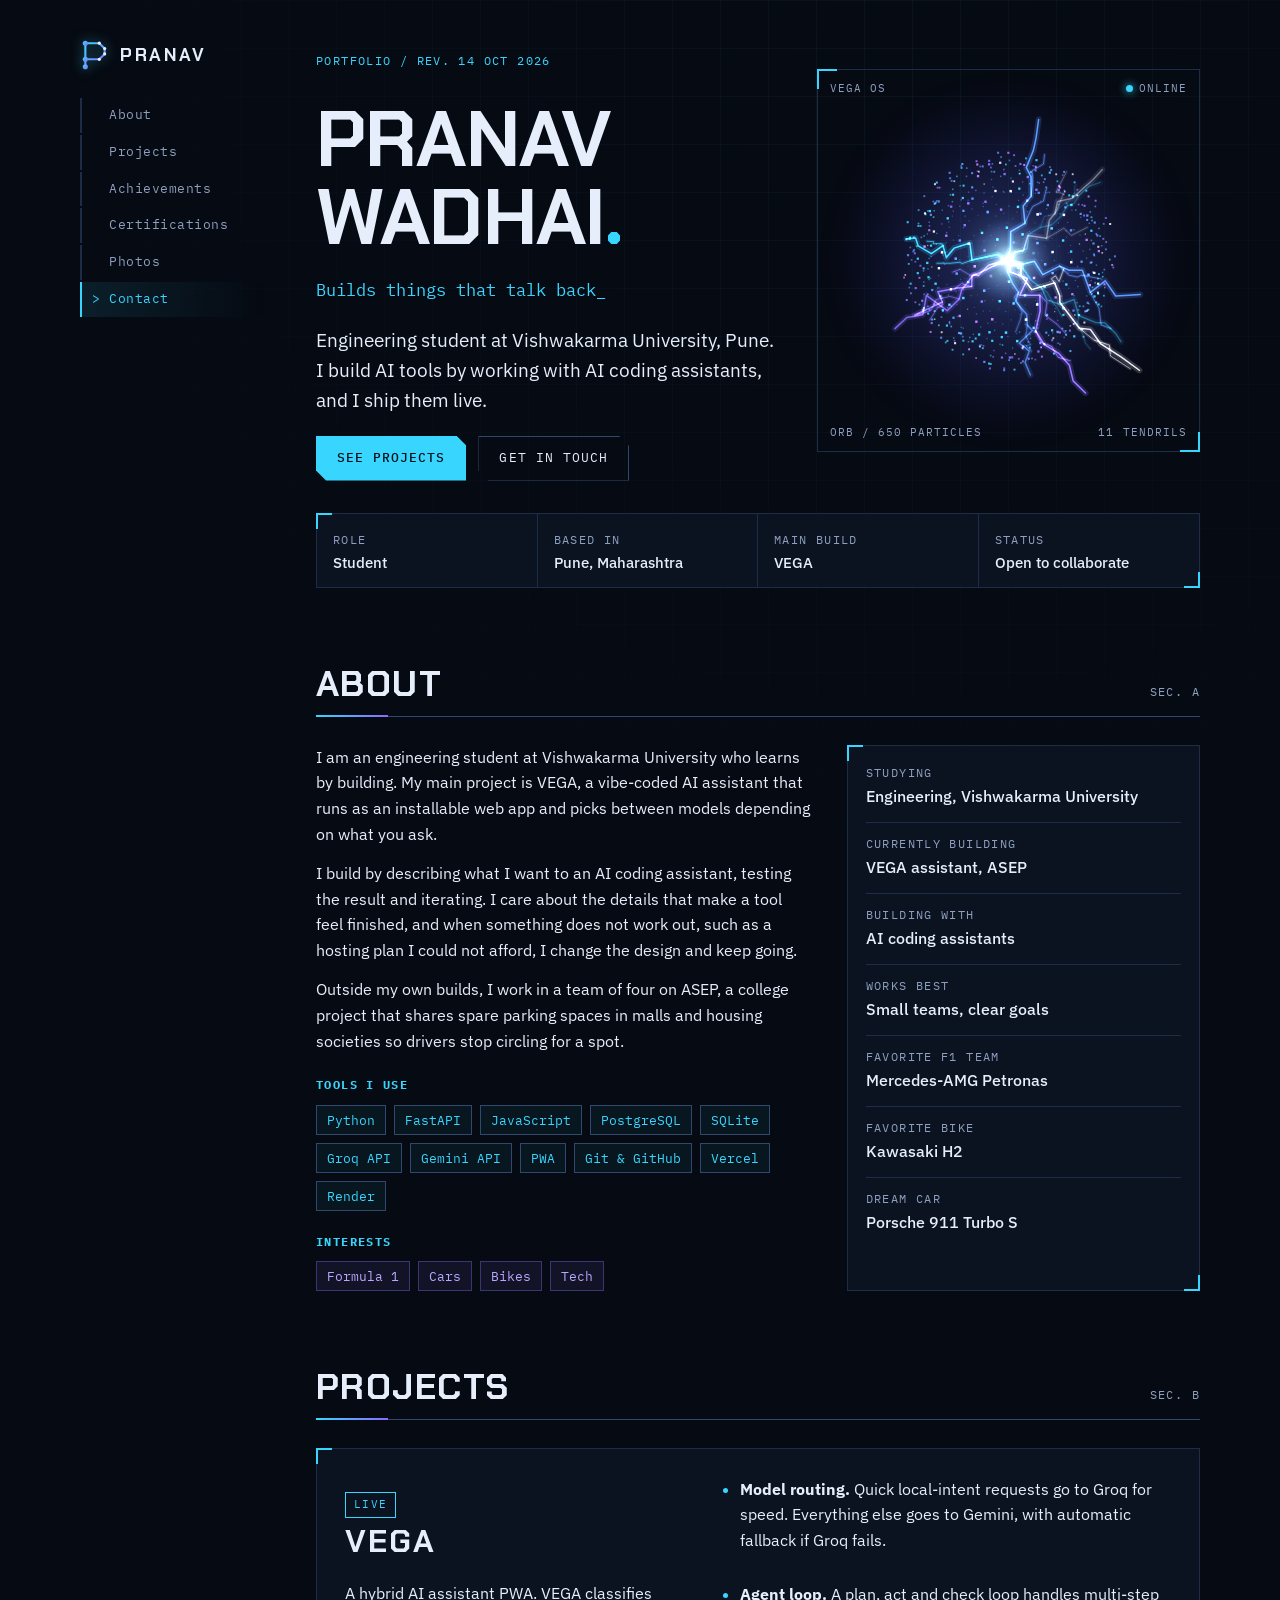
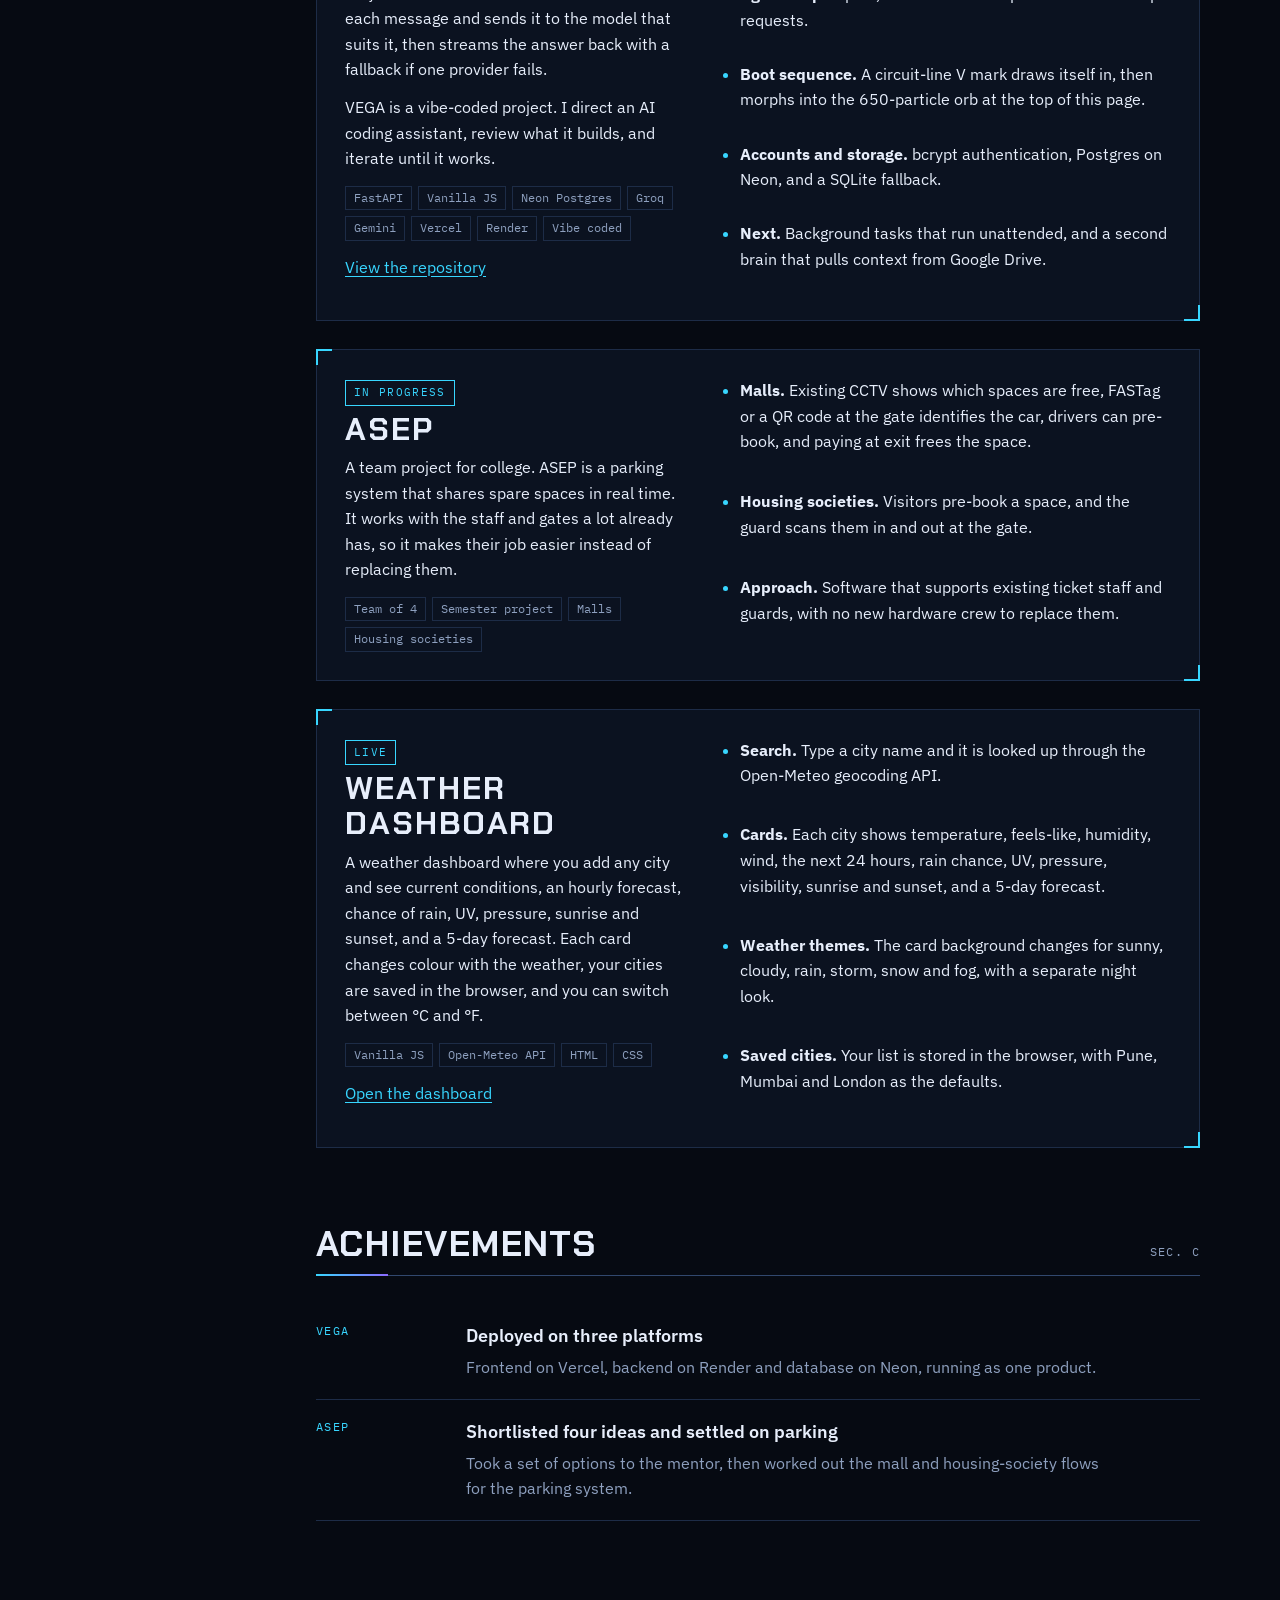
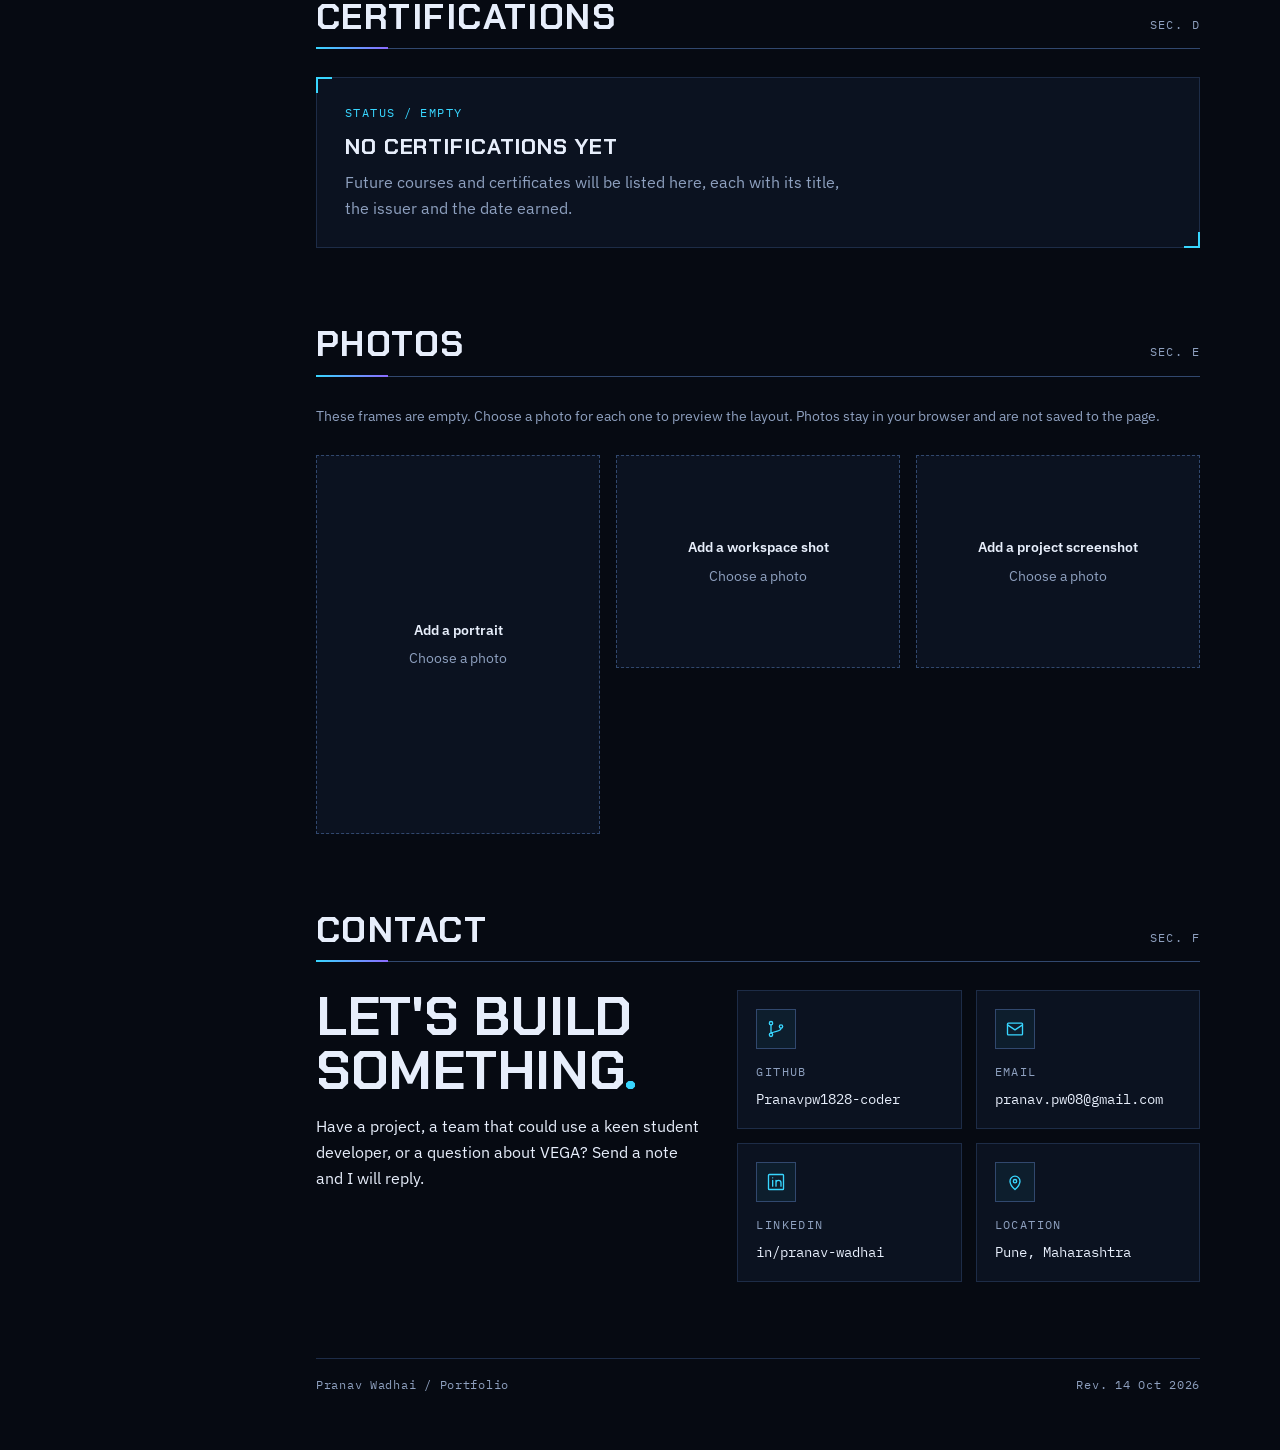
<file: index.html>
<!doctype html>
<html lang="en">
<head>
<meta charset="utf-8">
<meta name="viewport" content="width=device-width,initial-scale=1,viewport-fit=cover">
<title>Pranav Portfolio</title>
<script>
/* Runs before first paint: play the boot sequence on every load (skipped only for reduced-motion users). */
try{if(!matchMedia('(prefers-reduced-motion: reduce)').matches){document.documentElement.classList.add('booting');}}catch(e){}
</script>
<link rel="icon" href="data:image/svg+xml,%3Csvg xmlns='http://www.w3.org/2000/svg' viewBox='5 1 28 28'%3E%3Cpath d='M10 26V4H23L28 9V14L23 19H10' fill='none' stroke='%2338D6FF' stroke-width='3' stroke-linejoin='round'/%3E%3C/svg%3E">
<link rel="stylesheet" href="https://fonts.googleapis.com/css2?family=Chakra+Petch:wght@500;600;700&family=IBM+Plex+Sans:wght@400;500;600&family=IBM+Plex+Mono:wght@400;500&display=swap">
<link rel="stylesheet" href="style.css">
</head>
<body>

<div id="boot" aria-hidden="true">
  <canvas id="bootc"></canvas>
  <span class="b tl">VEGA OS / Boot</span>
  <button id="bootskip" type="button">Skip</button>
  <span class="b bl" id="bootst">Drawing circuit</span>
  <span class="b br" id="bootpct">0%</span>
</div>

<div class="wrap">
  <aside class="index">
    <div class="brand">
      <svg class="vmark" viewBox="5 1 28 28" width="30" height="30" aria-hidden="true">
        <defs><linearGradient id="vg" x1="0" y1="0" x2="1" y2="1"><stop offset="0" stop-color="#38D6FF"/><stop offset="1" stop-color="#8B6BFF"/></linearGradient></defs>
        <path d="M10 26 V4 H23 L28 9 V14 L23 19 H10" fill="none" stroke="url(#vg)" stroke-width="2" stroke-linejoin="round" stroke-linecap="round"/>
        <circle cx="10" cy="26" r="2.4" fill="url(#vg)"/><circle cx="10" cy="4" r="2.4" fill="url(#vg)"/><circle cx="10" cy="19" r="2.4" fill="url(#vg)"/>
        <circle cx="23" cy="4" r="1.5" fill="#E7EEFB"/><circle cx="28" cy="9" r="1.5" fill="#E7EEFB"/><circle cx="28" cy="14" r="1.5" fill="#E7EEFB"/><circle cx="23" cy="19" r="1.5" fill="#E7EEFB"/>
      </svg>
      <span>PRANAV</span>
    </div>
    <nav aria-label="Sections">
      <a href="#about" class="on">About</a>
      <a href="#projects">Projects</a>
      <a href="#achievements">Achievements</a>
      <a href="#certifications">Certifications</a>
      <a href="#gallery">Photos</a>
      <a href="#contact">Contact</a>
    </nav>
  </aside>

  <main>
    <section class="hero" aria-labelledby="top">
      <div class="hero-copy">
        <p class="label hot">Portfolio / Rev. 14 Oct 2026</p>
        <h1 id="top">Pranav Wadhai<em>.</em></h1>
        <p class="tag">Builds things that talk back</p>
        <p class="lede">Engineering student at Vishwakarma University, Pune. I build AI tools by working with AI coding assistants, and I ship them live.</p>
        <div class="cta">
          <a class="btn primary" href="#projects">See projects</a>
          <a class="btn" href="#contact">Get in touch</a>
        </div>
      </div>

      <div class="orbbox">
        <canvas id="orb" class="orbc" role="img" aria-label="Animated particle orb with lightning tendrils, taken from the VEGA assistant"></canvas>
        <span class="readout tl">VEGA OS</span>
        <span class="readout tr"><span class="dot"></span>Online</span>
        <span class="readout bl">Orb / 650 particles</span>
        <span class="readout br">11 tendrils</span>
      </div>

      <div class="statstrip hud">
        <div><span class="label">Role</span><b>Student</b></div>
        <div><span class="label">Based in</span><b>Pune, Maharashtra</b></div>
        <div><span class="label">Main build</span><b>VEGA</b></div>
        <div><span class="label">Status</span><b>Open to collaborate</b></div>
      </div>
    </section>

    <section class="sheet" id="about">
      <header><h2>About</h2><span class="label">Sec. A</span></header>
      <div class="about">
        <div>
          <p>I am an engineering student at Vishwakarma University who learns by building. My main project is VEGA, a vibe-coded AI assistant that runs as an installable web app and picks between models depending on what you ask.</p>
          <p>I build by describing what I want to an AI coding assistant, testing the result and iterating. I care about the details that make a tool feel finished, and when something does not work out, such as a hosting plan I could not afford, I change the design and keep going.</p>
          <p>Outside my own builds, I work in a team of four on ASEP, a college project that shares spare parking spaces in malls and housing societies so drivers stop circling for a spot.</p>
          <h3 class="label hot" style="margin:22px 0 10px">Tools I use</h3>
          <ul class="skills">
            <li>Python</li><li>FastAPI</li><li>JavaScript</li><li>PostgreSQL</li><li>SQLite</li><li>Groq API</li><li>Gemini API</li><li>PWA</li><li>Git &amp; GitHub</li><li>Vercel</li><li>Render</li>
          </ul>
          <h3 class="label hot" style="margin:22px 0 10px">Interests</h3>
          <ul class="skills alt">
            <li>Formula 1</li><li>Cars</li><li>Bikes</li><li>Tech</li>
          </ul>
        </div>
        <div class="facts hud">
          <div><span class="label">Studying</span><b>Engineering, Vishwakarma University</b></div>
          <div><span class="label">Currently building</span><b>VEGA assistant, ASEP</b></div>
          <div><span class="label">Building with</span><b>AI coding assistants</b></div>
          <div><span class="label">Works best</span><b>Small teams, clear goals</b></div>
          <div><span class="label">Favorite F1 team</span><b>Mercedes-AMG Petronas</b></div>
          <div><span class="label">Favorite bike</span><b>Kawasaki H2</b></div>
          <div><span class="label">Dream car</span><b>Porsche 911 Turbo S</b></div>
        </div>
      </div>
    </section>

    <section class="sheet" id="projects">
      <header><h2>Projects</h2><span class="label">Sec. B</span></header>

      <article class="project hud">
        <div>
          <div class="proj-head">
            <div><span class="status">Live</span><h3>VEGA</h3></div>
            <canvas id="orb2" class="orb-s orbc" role="img" aria-label="Small VEGA orb"></canvas>
          </div>
          <p>A hybrid AI assistant PWA. VEGA classifies each message and sends it to the model that suits it, then streams the answer back with a fallback if one provider fails.</p>
          <p>VEGA is a vibe-coded project. I direct an AI coding assistant, review what it builds, and iterate until it works.</p>
          <div class="stack"><span>FastAPI</span><span>Vanilla JS</span><span>Neon Postgres</span><span>Groq</span><span>Gemini</span><span>Vercel</span><span>Render</span><span>Vibe coded</span></div>
          <p style="margin-top:14px"><a href="https://github.com/Pranavpw1828-coder/FRIDAY" rel="noopener">View the repository</a></p>
        </div>
        <ul>
          <li><b>Model routing.</b> Quick local-intent requests go to Groq for speed. Everything else goes to Gemini, with automatic fallback if Groq fails.</li>
          <li><b>Agent loop.</b> A plan, act and check loop handles multi-step requests.</li>
          <li><b>Boot sequence.</b> A circuit-line V mark draws itself in, then morphs into the 650-particle orb at the top of this page.</li>
          <li><b>Accounts and storage.</b> bcrypt authentication, Postgres on Neon, and a SQLite fallback.</li>
          <li><b>Next.</b> Background tasks that run unattended, and a second brain that pulls context from Google Drive.</li>
        </ul>
      </article>

      <article class="project hud">
        <div>
          <span class="status">In progress</span>
          <h3>ASEP</h3>
          <p>A team project for college. ASEP is a parking system that shares spare spaces in real time. It works with the staff and gates a lot already has, so it makes their job easier instead of replacing them.</p>
          <div class="stack"><span>Team of 4</span><span>Semester project</span><span>Malls</span><span>Housing societies</span></div>
        </div>
        <ul>
          <li><b>Malls.</b> Existing CCTV shows which spaces are free, FASTag or a QR code at the gate identifies the car, drivers can pre-book, and paying at exit frees the space.</li>
          <li><b>Housing societies.</b> Visitors pre-book a space, and the guard scans them in and out at the gate.</li>
          <li><b>Approach.</b> Software that supports existing ticket staff and guards, with no new hardware crew to replace them.</li>
        </ul>
      </article>

      <article class="project hud">
        <div>
          <span class="status">Live</span>
          <h3>Weather Dashboard</h3>
          <p>A weather dashboard where you add any city and see current conditions, an hourly forecast, chance of rain, UV, pressure, sunrise and sunset, and a 5-day forecast. Each card changes colour with the weather, your cities are saved in the browser, and you can switch between °C and °F.</p>
          <div class="stack"><span>Vanilla JS</span><span>Open-Meteo API</span><span>HTML</span><span>CSS</span></div>
          <p style="margin-top:14px"><a href="weather-dashboard/" rel="noopener">Open the dashboard</a></p>
        </div>
        <ul>
          <li><b>Search.</b> Type a city name and it is looked up through the Open-Meteo geocoding API.</li>
          <li><b>Cards.</b> Each city shows temperature, feels-like, humidity, wind, the next 24 hours, rain chance, UV, pressure, visibility, sunrise and sunset, and a 5-day forecast.</li>
          <li><b>Weather themes.</b> The card background changes for sunny, cloudy, rain, storm, snow and fog, with a separate night look.</li>
          <li><b>Saved cities.</b> Your list is stored in the browser, with Pune, Mumbai and London as the defaults.</li>
        </ul>
      </article>
    </section>

    <section class="sheet" id="achievements">
      <header><h2>Achievements</h2><span class="label">Sec. C</span></header>
      <ul class="ach">
        <li><span class="label hot">VEGA</span><div><h3>Deployed on three platforms</h3><p>Frontend on Vercel, backend on Render and database on Neon, running as one product.</p></div></li>
        <li><span class="label hot">ASEP</span><div><h3>Shortlisted four ideas and settled on parking</h3><p>Took a set of options to the mentor, then worked out the mall and housing-society flows for the parking system.</p></div></li>
      </ul>
    </section>

    <section class="sheet" id="certifications">
      <header><h2>Certifications</h2><span class="label">Sec. D</span></header>
      <div class="empty hud">
        <span class="label hot">Status / empty</span>
        <b>No certifications yet</b>
        <p>Future courses and certificates will be listed here, each with its title, the issuer and the date earned.</p>
      </div>
    </section>

    <section class="sheet" id="gallery">
      <header><h2>Photos</h2><span class="label">Sec. E</span></header>
      <p class="note">These frames are empty. Choose a photo for each one to preview the layout. Photos stay in your browser and are not saved to the page.</p>
      <div class="gallery" id="gal">
        <div class="photo"><label for="p1"><b>Add a portrait</b><span class="hint">Choose a photo</span></label><input id="p1" type="file" accept="image/*"></div>
        <div class="photo"><label for="p2"><b>Add a workspace shot</b><span class="hint">Choose a photo</span></label><input id="p2" type="file" accept="image/*"></div>
        <div class="photo"><label for="p3"><b>Add a project screenshot</b><span class="hint">Choose a photo</span></label><input id="p3" type="file" accept="image/*"></div>
      </div>
    </section>

    <section class="sheet" id="contact">
      <header><h2>Contact</h2><span class="label">Sec. F</span></header>
      <div class="contact">
        <div>
          <p class="big">Let's build<br>something<em>.</em></p>
          <p>Have a project, a team that could use a keen student developer, or a question about VEGA? Send a note and I will reply.</p>
        </div>
        <div class="tiles">
          <div class="tile"><span class="ico"><svg viewBox="0 0 24 24" aria-hidden="true"><circle cx="6" cy="5" r="2"/><circle cx="6" cy="19" r="2"/><circle cx="18" cy="9" r="2"/><path d="M6 7v10M18 11c0 4-6 3-12 6"/></svg></span><span class="label">GitHub</span><a class="v" href="https://github.com/Pranavpw1828-coder" rel="noopener">Pranavpw1828-coder</a><button class="copy" type="button" data-copy="https://github.com/Pranavpw1828-coder" aria-label="Copy GitHub link" title="Copy"><svg class="i-copy" viewBox="0 0 24 24" aria-hidden="true"><rect x="9" y="9" width="11" height="11" rx="1"/><path d="M5 15V5a1 1 0 011-1h10"/></svg><svg class="i-ok" viewBox="0 0 24 24" aria-hidden="true"><path d="M5 12.5l4.5 4.5L19 7"/></svg></button></div>
          <div class="tile"><span class="ico"><svg viewBox="0 0 24 24" aria-hidden="true"><rect x="3" y="5" width="18" height="14" rx="1"/><path d="M3 7l9 6 9-6"/></svg></span><span class="label">Email</span><a class="v" href="mailto:pranav.pw08@gmail.com">pranav.pw08@gmail.com</a><button class="copy" type="button" data-copy="pranav.pw08@gmail.com" aria-label="Copy email address" title="Copy"><svg class="i-copy" viewBox="0 0 24 24" aria-hidden="true"><rect x="9" y="9" width="11" height="11" rx="1"/><path d="M5 15V5a1 1 0 011-1h10"/></svg><svg class="i-ok" viewBox="0 0 24 24" aria-hidden="true"><path d="M5 12.5l4.5 4.5L19 7"/></svg></button></div>
          <div class="tile"><span class="ico"><svg viewBox="0 0 24 24" aria-hidden="true"><rect x="3" y="3" width="18" height="18" rx="1"/><path d="M8 10v7M8 7v.01M12 17v-7M12 13c0-2 1.5-3 3-3s3 1 3 3v4"/></svg></span><span class="label">LinkedIn</span><a class="v" href="https://www.linkedin.com/in/pranav-wadhai-7a3596355/" rel="noopener">in/pranav-wadhai</a><button class="copy" type="button" data-copy="https://www.linkedin.com/in/pranav-wadhai-7a3596355/" aria-label="Copy LinkedIn link" title="Copy"><svg class="i-copy" viewBox="0 0 24 24" aria-hidden="true"><rect x="9" y="9" width="11" height="11" rx="1"/><path d="M5 15V5a1 1 0 011-1h10"/></svg><svg class="i-ok" viewBox="0 0 24 24" aria-hidden="true"><path d="M5 12.5l4.5 4.5L19 7"/></svg></button></div>
          <div class="tile"><span class="ico"><svg viewBox="0 0 24 24" aria-hidden="true"><path d="M12 21s-6-5.3-6-10a6 6 0 1112 0c0 4.7-6 10-6 10z"/><circle cx="12" cy="11" r="2"/></svg></span><span class="label">Location</span><span class="v">Pune, Maharashtra</span></div>
        </div>
      </div>
    </section>

    <footer><span>Pranav Wadhai / Portfolio</span><span>Rev. 14 Oct 2026</span></footer>
  </main>
</div>

<script src="Profile.js"></script>
</body>
</html>
</file>
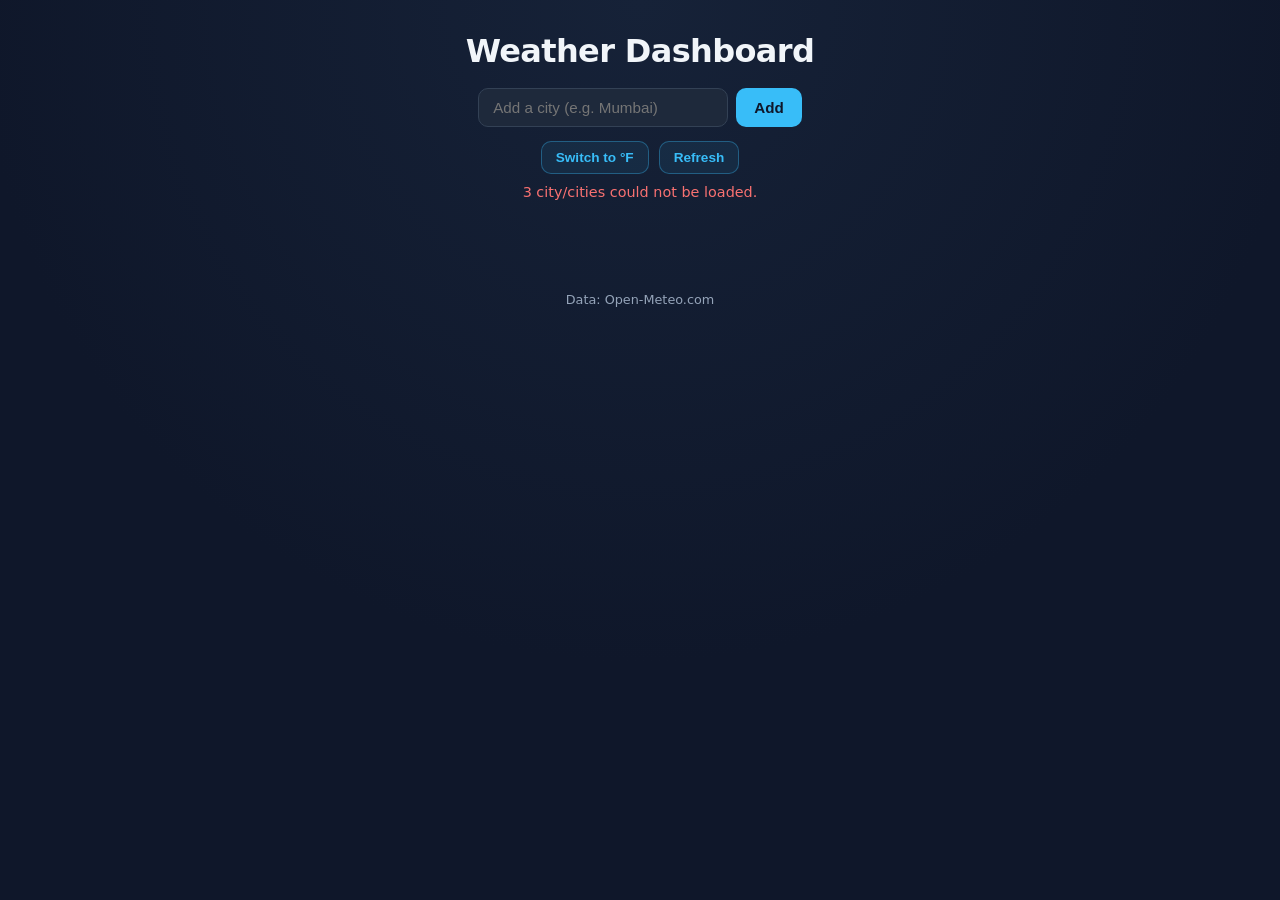
<file: weather-dashboard/index.html>
<!DOCTYPE html>
<html lang="en">
<head>
  <meta charset="UTF-8">
  <meta name="viewport" content="width=device-width, initial-scale=1">
  <title>Weather Dashboard</title>
  <link rel="stylesheet" href="style.css">
  <script src="script.js" defer></script>
</head>
<body>
  <header>
    <h1>Weather Dashboard</h1>
    <form id="add-form">
      <input id="city-input" type="text" placeholder="Add a city (e.g. Mumbai)" autocomplete="off" required>
      <button type="submit">Add</button>
    </form>
    <div class="controls">
      <button id="unit-btn" type="button">Switch to °F</button>
      <button id="refresh-btn" type="button">Refresh</button>
    </div>
    <p id="message" role="status"></p>
  </header>

  <main id="dashboard"></main>

  <footer>Data: Open-Meteo.com</footer>
</body>
</html>
</file>
<file: style.css>
/* Base reset (from original head styles) */
:root{box-sizing:border-box;padding-top:env(safe-area-inset-top,0px);padding-bottom:env(safe-area-inset-bottom,0px)}
html{scroll-padding-top:env(safe-area-inset-top,0px)}
img{max-width:100%}
[hidden]:not([hidden=until-found i]){display:none!important}

/* Layout concept: a VEGA-style HUD. Sticky command index on the left, a live particle orb in the hero, bracketed panels for every section. One deliberate dark look. */
:root {
  --bg: #060A12;
  --surface: #0B1220;
  --surface-2: #101A2E;
  --ink: #E7EEFB;
  --muted: #8EA0BF;
  --line: #1D2C47;
  --line-strong: #31486E;
  --cyan: #38D6FF;
  --violet: #8B6BFF;
  --on-cyan: #04101C;
  --font-display: "Chakra Petch", "Segoe UI", system-ui, sans-serif;
  --font-body: "IBM Plex Sans", "Segoe UI", system-ui, sans-serif;
  --font-mono: "IBM Plex Mono", ui-monospace, "SFMono-Regular", Menlo, monospace;
  color-scheme: dark;
}

* { box-sizing: border-box; }
html { scroll-behavior: smooth; }
body {
  margin: 0;
  background: var(--bg);
  color: var(--ink);
  font-family: var(--font-body);
  font-size: 16px;
  line-height: 1.6;
  padding-block: 0 56px;
  padding-left: max(16px, env(safe-area-inset-left, 0px));
  padding-right: max(16px, env(safe-area-inset-right, 0px));
}
body::before {
  content: ""; position: fixed; inset: 0; z-index: -1; pointer-events: none;
  background-image:
    linear-gradient(to right, rgba(56, 214, 255, .055) 1px, transparent 1px),
    linear-gradient(to bottom, rgba(56, 214, 255, .055) 1px, transparent 1px);
  background-size: 48px 48px;
  -webkit-mask-image: radial-gradient(ellipse at 70% 10%, #000 0%, transparent 75%);
  mask-image: radial-gradient(ellipse at 70% 10%, #000 0%, transparent 75%);
}
a { color: var(--cyan); text-underline-offset: 3px; }
a:focus-visible, button:focus-visible, label:focus-within { outline: 2px solid var(--cyan); outline-offset: 3px; }
.wrap { max-width: 1120px; margin: 0 auto; display: grid; grid-template-columns: 188px minmax(0, 1fr); gap: 48px; }
.label { font-family: var(--font-mono); font-size: 11.5px; letter-spacing: .12em; text-transform: uppercase; color: var(--muted); }
.label.hot { color: var(--cyan); }

/* HUD panel with corner brackets */
.hud { position: relative; background: var(--surface); border: 1px solid var(--line); }
.hud::before, .hud::after { content: ""; position: absolute; width: 14px; height: 14px; pointer-events: none; border: 2px solid var(--cyan); }
.hud::before { top: -1px; left: -1px; border-right: 0; border-bottom: 0; }
.hud::after { bottom: -1px; right: -1px; border-left: 0; border-top: 0; }

/* Index */
.index { position: sticky; top: env(safe-area-inset-top, 0px); align-self: start; padding-block: 40px; display: flex; flex-direction: column; gap: 28px; min-width: 0; }
.brand { display: flex; align-items: center; gap: 10px; font-family: var(--font-display); font-weight: 700; font-size: 18px; letter-spacing: .14em; }
.vmark { flex: none; filter: drop-shadow(0 0 6px rgba(56, 214, 255, .55)); }
.index nav { display: flex; flex-direction: column; gap: 2px; }
.index nav a { text-decoration: none; color: var(--muted); font-family: var(--font-mono); font-size: 13px; letter-spacing: .04em; padding: 7px 10px; border-left: 2px solid var(--line); }
.index nav a::before { content: "> "; opacity: 0; }
.index nav a:hover { color: var(--ink); }
.index nav a.on { color: var(--cyan); border-left-color: var(--cyan); background: linear-gradient(90deg, rgba(56, 214, 255, .1), transparent); }
.index nav a.on::before { opacity: 1; }

main { min-width: 0; display: flex; flex-direction: column; gap: 76px; padding-block: 40px 0; }

/* Hero */
.hero { display: grid; grid-template-columns: minmax(0, 1.1fr) minmax(0, .9fr); gap: 32px; align-items: center; }
.hero-copy { display: grid; gap: 20px; align-content: center; min-width: 0; }
.hero h1 { font-family: var(--font-display); font-weight: 700; font-size: clamp(40px, 6.2vw, 78px); line-height: 1; letter-spacing: -.01em; margin: 0; text-transform: uppercase; text-wrap: balance; }
.hero h1 em { font-style: normal; color: var(--cyan); }
.tag { font-family: var(--font-mono); font-size: clamp(14px, 1.6vw, 17px); color: var(--cyan); margin: 0; }
.tag::after { content: "_"; animation: blink 1.1s steps(1) infinite; }
@keyframes blink { 50% { opacity: 0; } }
.lede { font-size: clamp(16px, 1.8vw, 19px); max-width: 34em; margin: 0; color: var(--ink); }
.cta { display: flex; flex-wrap: wrap; gap: 12px; }
.btn { display: inline-block; padding: 11px 20px; border: 1px solid var(--line-strong); color: var(--ink); text-decoration: none; font-family: var(--font-mono); font-size: 13px; letter-spacing: .08em; text-transform: uppercase; background: transparent; cursor: pointer; clip-path: polygon(0 0, calc(100% - 10px) 0, 100% 10px, 100% 100%, 10px 100%, 0 calc(100% - 10px)); }
.btn.primary { background: var(--cyan); border-color: var(--cyan); color: var(--on-cyan); font-weight: 500; }
.btn:hover { filter: brightness(1.15); }
.btn:focus-visible { outline-offset: -4px; }

.orbbox { position: relative; width: 100%; max-width: 440px; aspect-ratio: 1; justify-self: center; border: 1px solid var(--line); background: radial-gradient(circle at 50% 50%, rgba(80, 90, 255, .12), transparent 65%); }
.orbbox::before, .orbbox::after { content: ""; position: absolute; width: 18px; height: 18px; border: 2px solid var(--cyan); pointer-events: none; }
.orbbox::before { top: -1px; left: -1px; border-right: 0; border-bottom: 0; }
.orbbox::after { bottom: -1px; right: -1px; border-left: 0; border-top: 0; }
.orbbox canvas { position: absolute; inset: 0; width: 100%; height: 100%; display: block; }
.readout { position: absolute; font-family: var(--font-mono); font-size: 10.5px; letter-spacing: .1em; text-transform: uppercase; color: var(--muted); z-index: 1; }
.readout.tl { top: 10px; left: 12px; } .readout.tr { top: 10px; right: 12px; text-align: right; }
.readout.bl { bottom: 10px; left: 12px; } .readout.br { bottom: 10px; right: 12px; text-align: right; }
.dot { display: inline-block; width: 7px; height: 7px; border-radius: 50%; background: var(--cyan); box-shadow: 0 0 8px var(--cyan); margin-right: 6px; animation: pulse 2s ease-in-out infinite; }
@keyframes pulse { 50% { opacity: .35; } }

.statstrip { grid-column: 1 / -1; display: grid; grid-template-columns: repeat(4, minmax(0, 1fr)); }
.statstrip div { padding: 12px 16px; border-right: 1px solid var(--line); min-width: 0; }
.statstrip div:last-child { border-right: 0; }
.statstrip b { display: block; font-weight: 500; font-size: 15px; overflow-wrap: anywhere; }

/* Sheets */
.sheet { display: grid; gap: 28px; scroll-margin-top: 24px; }
.sheet > header { display: flex; align-items: baseline; justify-content: space-between; gap: 16px; border-bottom: 1px solid var(--line-strong); padding-bottom: 12px; flex-wrap: wrap; position: relative; }
.sheet > header::after { content: ""; position: absolute; left: 0; bottom: -1px; width: 72px; height: 2px; background: linear-gradient(90deg, var(--cyan), var(--violet)); }
.sheet h2 { font-family: var(--font-display); font-weight: 700; font-size: clamp(26px, 3.6vw, 36px); letter-spacing: .04em; text-transform: uppercase; margin: 0; line-height: 1.1; text-wrap: balance; }

.about { display: grid; grid-template-columns: minmax(0, 1.4fr) minmax(0, 1fr); gap: 36px; }
.about p { margin: 0 0 14px; max-width: 62ch; }
.facts { display: grid; align-content: start; padding: 6px 18px; }
.facts div { display: grid; gap: 2px; padding: 12px 0; border-bottom: 1px solid var(--line); }
.facts div:last-child { border-bottom: 0; }
.facts b { font-weight: 500; }
.skills { display: flex; flex-wrap: wrap; gap: 8px; margin: 0; padding: 0; list-style: none; }
.skills li { font-family: var(--font-mono); font-size: 12.5px; padding: 4px 10px; border: 1px solid var(--line-strong); color: var(--cyan); background: rgba(56, 214, 255, .06); }

/* Projects */
.project { display: grid; grid-template-columns: minmax(0, 1fr) minmax(0, 1.3fr); gap: 32px; padding: 28px; }
.project h3 { font-family: var(--font-display); font-size: 32px; margin: 6px 0 8px; letter-spacing: .06em; text-transform: uppercase; line-height: 1.1; }
.project p { margin: 0 0 12px; }
.project ul { margin: 0; padding-left: 18px; display: grid; gap: 9px; }
.project li::marker { color: var(--cyan); }
.proj-head { display: flex; align-items: center; justify-content: space-between; gap: 12px; }
.orb-s { width: 104px; height: 104px; flex: none; display: block; }
.status { display: inline-block; font-family: var(--font-mono); font-size: 11px; letter-spacing: .12em; text-transform: uppercase; padding: 3px 8px; border: 1px solid var(--cyan); color: var(--cyan); }
.stack { display: flex; flex-wrap: wrap; gap: 6px; margin-top: 14px; }
.stack span { font-family: var(--font-mono); font-size: 11.5px; color: var(--muted); border: 1px solid var(--line); padding: 2px 8px; }
.ideas { display: grid; grid-template-columns: repeat(auto-fit, minmax(220px, 1fr)); gap: 16px; }
.ideas div { border: 1px solid var(--line); border-top: 2px solid var(--violet); padding: 14px 16px; background: var(--surface); }
.ideas h4 { margin: 0 0 4px; font-size: 16px; }
.ideas p { margin: 0; color: var(--muted); font-size: 14px; }

/* Achievements */
.ach { list-style: none; margin: 0; padding: 0; display: grid; }
.ach li { display: grid; grid-template-columns: 130px minmax(0, 1fr); gap: 20px; padding: 18px 0; border-bottom: 1px solid var(--line); }
.ach h3 { margin: 0 0 4px; font-size: 18px; font-weight: 600; }
.ach p { margin: 0; color: var(--muted); max-width: 64ch; }

/* Gallery */
.gallery { display: grid; grid-template-columns: repeat(auto-fill, minmax(230px, 1fr)); gap: 16px; align-items: start; }
.photo { position: relative; aspect-ratio: 4 / 3; max-width: 100%; border: 1px dashed var(--line-strong); background: var(--surface); display: grid; place-items: center; overflow: hidden; }
.photo:first-child { aspect-ratio: 3 / 4; }
.photo img { position: absolute; inset: 0; width: 100%; height: 100%; object-fit: contain; background: var(--surface); }
.photo label { display: grid; gap: 6px; justify-items: center; text-align: center; padding: 16px; cursor: pointer; color: var(--muted); font-size: 14px; width: 100%; height: 100%; align-content: center; }
.photo label b { color: var(--ink); font-weight: 600; }
.photo input { position: absolute; opacity: 0; width: 1px; height: 1px; }
.photo.filled { border-style: solid; border-color: var(--line); }
.photo.filled label { position: absolute; inset: auto 8px 8px auto; width: auto; height: auto; padding: 4px 10px; background: var(--bg); color: var(--ink); font-family: var(--font-mono); font-size: 11px; z-index: 1; border: 1px solid var(--line-strong); }
.photo.filled label b, .photo.filled label span.hint { display: none; }
.note { font-size: 14px; color: var(--muted); margin: 0; }
.skills.alt li { color: #B9A8FF; border-color: #3D3573; background: rgba(139, 107, 255, .09); }
.empty { padding: 26px 28px; display: grid; gap: 6px; }
.empty b { font-family: var(--font-display); font-size: 22px; letter-spacing: .04em; text-transform: uppercase; }
.empty p { margin: 0; color: var(--muted); max-width: 52ch; }

/* Contact */
.contact { display: grid; grid-template-columns: minmax(0, 1fr) minmax(0, 1.2fr); gap: 36px; align-items: start; }
.contact p { margin: 0 0 16px; max-width: 46ch; }
.big { font-family: var(--font-display); font-weight: 700; font-size: clamp(32px, 4.6vw, 54px); line-height: 1; text-transform: uppercase; letter-spacing: -.005em; margin: 0 0 16px !important; }
.big em { font-style: normal; color: var(--cyan); }
.tiles { display: grid; grid-template-columns: repeat(2, minmax(0, 1fr)); gap: 14px; }
.tile { position: relative; display: grid; gap: 6px; align-content: start; padding: 18px; border: 1px solid var(--line); background: var(--surface); overflow: hidden; transition: border-color .2s, transform .2s, box-shadow .2s; }
.tile::before { content: ""; position: absolute; left: 0; top: 0; height: 2px; width: 0; background: linear-gradient(90deg, var(--cyan), var(--violet)); transition: width .3s; }
.tile:hover, .tile:focus-within { border-color: var(--cyan); transform: translateY(-2px); box-shadow: 0 8px 28px rgba(56, 214, 255, .12); }
.tile:hover::before, .tile:focus-within::before { width: 100%; }
.ico { width: 40px; height: 40px; display: grid; place-items: center; border: 1px solid var(--line-strong); color: var(--cyan); margin-bottom: 8px; background: rgba(56, 214, 255, .06); }
.ico svg { width: 20px; height: 20px; fill: none; stroke: currentColor; stroke-width: 1.6; stroke-linecap: round; stroke-linejoin: round; }
.tile .v { font-family: var(--font-mono); font-size: 14px; color: var(--ink); text-decoration: none; overflow-wrap: anywhere; }
a.v::after { content: ""; position: absolute; inset: 0; }
a.v:hover { color: var(--cyan); }
.copy { position: absolute; top: 12px; right: 12px; z-index: 2; width: 32px; height: 32px; display: grid; place-items: center; background: var(--bg); color: var(--cyan); border: 1px solid var(--line-strong); cursor: pointer; opacity: 0; transform: scale(.9); transition: opacity .15s, transform .15s, border-color .15s; padding: 0; }
.tile:hover .copy, .tile:focus-within .copy, .copy:focus-visible { opacity: 1; transform: none; }
@media (hover: none) { .copy { opacity: .75; transform: none; } }
.copy:hover { border-color: var(--cyan); }
.copy svg { width: 15px; height: 15px; fill: none; stroke: currentColor; stroke-width: 1.8; stroke-linecap: round; stroke-linejoin: round; }
.copy .i-ok { display: none; }
.copy.done { opacity: 1; transform: none; }
.copy.done .i-ok { display: block; }
.copy.done .i-copy { display: none; }
@media (max-width: 520px) { .tiles { grid-template-columns: minmax(0, 1fr); } }
footer { color: var(--muted); font-family: var(--font-mono); font-size: 12px; letter-spacing: .06em; display: flex; justify-content: space-between; gap: 12px; flex-wrap: wrap; border-top: 1px solid var(--line); padding-top: 16px; }

@media (max-width: 860px) {
  .wrap { grid-template-columns: minmax(0, 1fr); gap: 0; }
  .index { position: sticky; top: env(safe-area-inset-top, 0px); flex-direction: row; align-items: center; justify-content: space-between; gap: 12px; padding-block: 10px; background: var(--bg); z-index: 5; border-bottom: 1px solid var(--line); }
  .brand span { display: none; }
  .index nav { flex-direction: row; overflow-x: auto; gap: 4px; min-width: 0; }
  .index nav a { border-left: 0; border-bottom: 2px solid var(--line); white-space: nowrap; background: none !important; }
  .index nav a.on { border-bottom-color: var(--cyan); }
  .index nav a::before { content: none; }
  main { gap: 56px; padding-top: 28px; }
  .hero { grid-template-columns: minmax(0, 1fr); }
  .orbbox { max-width: 360px; }
  .statstrip { grid-template-columns: repeat(2, minmax(0, 1fr)); }
  .statstrip div:nth-child(2) { border-right: 0; }
  .statstrip div:nth-child(-n+2) { border-bottom: 1px solid var(--line); }
  .about, .project, .contact { grid-template-columns: minmax(0, 1fr); }
  .project { padding: 20px; }
  .ach li { grid-template-columns: minmax(0, 1fr); gap: 4px; }
}
@media (prefers-reduced-motion: reduce) {
  html { scroll-behavior: auto; }
  .tag::after, .dot { animation: none; }
}

/* Boot overlay */
html.booting { overflow: hidden; }
#boot { display: none; position: fixed; inset: 0; z-index: 100; background: var(--bg); transition: opacity .5s ease; }
.booting #boot { display: block; }
.booting.reveal #boot { opacity: 0; pointer-events: none; }
#bootc { position: absolute; inset: 0; width: 100%; height: 100%; display: block; }
#boot .b { position: absolute; font-family: var(--font-mono); font-size: 11.5px; letter-spacing: .14em; text-transform: uppercase; color: var(--muted); }
#boot .tl { top: max(16px, env(safe-area-inset-top, 0px)); left: 16px; }
#boot .bl { bottom: max(16px, env(safe-area-inset-bottom, 0px)); left: 16px; color: var(--cyan); }
#boot .br { bottom: max(16px, env(safe-area-inset-bottom, 0px)); right: 16px; }
#bootskip { position: absolute; top: max(12px, env(safe-area-inset-top, 0px)); right: 16px; background: transparent; border: 1px solid var(--line-strong); color: var(--muted); font-family: var(--font-mono); font-size: 11.5px; letter-spacing: .12em; text-transform: uppercase; padding: 6px 12px; cursor: pointer; }
#bootskip:hover { color: var(--ink); border-color: var(--cyan); }
.orbc { opacity: 1; transition: opacity .5s ease; }
.booting .orbc { opacity: 0; }
.booting.reveal .orbc { opacity: 1; }
</file>
<file: weather-dashboard/style.css>
:root {
  --bg: #0f172a;
  --card: #1e293b;
  --card-border: rgba(255, 255, 255, 0.08);
  --surface-subtle: rgba(15, 23, 42, 0.45);
  --text: #f1f5f9;
  --muted: #94a3b8;
  --accent: #38bdf8;
  --accent-hover: #7dd3fc;
  --danger: #f87171;
  --radius: 16px;
  --transition: 0.2s cubic-bezier(0.4, 0, 0.2, 1);
}

*, *::before, *::after {
  box-sizing: border-box;
}

body {
  margin: 0;
  font-family: "Segoe UI", system-ui, -apple-system, sans-serif;
  background: radial-gradient(circle at top, #162238 0%, var(--bg) 60%);
  color: var(--text);
  min-height: 100vh;
  -webkit-font-smoothing: antialiased;
}

header {
  padding: 32px 16px 12px;
  text-align: center;
}

h1 {
  margin: 0 0 18px;
  font-weight: 700;
  letter-spacing: -0.02em;
}

form {
  display: inline-flex;
  gap: 8px;
}

input {
  padding: 10px 14px;
  border-radius: 10px;
  border: 1px solid #334155;
  background: var(--card);
  color: var(--text);
  font-size: 0.95rem;
  width: 250px;
  outline: none;
  transition: border-color var(--transition), box-shadow var(--transition);
}

input:focus {
  border-color: var(--accent);
  box-shadow: 0 0 0 3px rgba(56, 189, 248, 0.18);
}

button {
  padding: 10px 18px;
  border: none;
  border-radius: 10px;
  background: var(--accent);
  color: #0f172a;
  font-weight: 600;
  font-size: 0.95rem;
  cursor: pointer;
  transition: transform var(--transition), background var(--transition), filter var(--transition);
}

button:hover {
  background: var(--accent-hover);
  transform: translateY(-1px);
}

button:active {
  transform: translateY(0);
}

.controls {
  margin-top: 14px;
  display: flex;
  gap: 10px;
  justify-content: center;
}

.controls button {
  background: rgba(56, 189, 248, 0.08);
  color: var(--accent);
  border: 1px solid rgba(56, 189, 248, 0.35);
  font-size: 0.85rem;
  padding: 8px 14px;
}

.controls button:hover {
  background: rgba(56, 189, 248, 0.16);
  border-color: var(--accent);
}

#message {
  min-height: 1.5em;
  margin-top: 10px;
  font-size: 0.9rem;
  color: var(--danger);
}

main {
  display: grid;
  grid-template-columns: repeat(auto-fit, minmax(300px, 340px));
  justify-content: center;
  gap: 20px;
  padding: 16px;
  max-width: 1200px;
  margin: 0 auto;
}

.card {
  background: var(--card);
  border: 1px solid var(--card-border);
  border-radius: var(--radius);
  padding: 22px;
  position: relative;
  box-shadow: 0 10px 25px -5px rgba(0, 0, 0, 0.35);
  transition: transform var(--transition), border-color var(--transition), box-shadow var(--transition);
}

.card:hover {
  transform: translateY(-3px);
  border-color: rgba(56, 189, 248, 0.3);
}

.card .remove {
  position: absolute;
  top: 14px;
  right: 14px;
  width: 30px;
  height: 30px;
  padding: 0;
  border-radius: 50%;
  background: transparent;
  color: var(--muted);
  font-size: 1.2rem;
  display: grid;
  place-items: center;
}

.card .remove:hover {
  background: rgba(248, 113, 113, 0.15);
  color: var(--danger);
  transform: none;
}

.card h2 {
  margin: 0;
  font-size: 1.25rem;
  padding-right: 28px;
}

.card .country {
  color: var(--muted);
  font-size: 0.85rem;
  margin-top: 2px;
}

.card .main-row {
  display: flex;
  align-items: center;
  gap: 14px;
  margin: 16px 0;
}

.card .icon {
  font-size: 3.1rem;
  line-height: 1;
}

.card .temp {
  font-size: 2.6rem;
  font-weight: 700;
  line-height: 1.05;
  letter-spacing: -0.03em;
}

.card .desc {
  color: var(--muted);
  font-size: 0.9rem;
  margin-top: 4px;
}

.stats {
  display: grid;
  grid-template-columns: repeat(3, 1fr);
  gap: 8px;
  text-align: center;
  font-size: 0.8rem;
  color: var(--muted);
  background: var(--surface-subtle);
  border-radius: 12px;
  padding: 10px 6px;
  margin-bottom: 14px;
}

.stats strong {
  display: block;
  color: var(--text);
  font-size: 0.95rem;
  margin-bottom: 2px;
}

.forecast {
  display: flex;
  justify-content: space-between;
  gap: 4px;
}

.day {
  flex: 1;
  text-align: center;
  font-size: 0.78rem;
  color: var(--muted);
  padding: 6px 2px;
  border-radius: 8px;
}

.day .d-icon {
  font-size: 1.35rem;
  margin: 4px 0;
}

.day .range {
  color: var(--text);
  font-weight: 600;
  white-space: nowrap;
  font-size: 0.74rem;
}

.day .d-rain {
  font-size: 0.68rem;
  margin-top: 2px;
}

.card .rain-now {
  color: var(--muted);
  font-size: 0.8rem;
  margin-top: 6px;
}

.section-title {
  font-size: 0.72rem;
  font-weight: 600;
  letter-spacing: 0.08em;
  text-transform: uppercase;
  color: var(--muted);
  margin: 16px 0 8px;
}

/* Hourly strip: scrolls sideways */
.hourly {
  display: flex;
  gap: 6px;
  overflow-x: auto;
  padding-bottom: 8px;
  scrollbar-width: thin;
  scrollbar-color: rgba(255, 255, 255, 0.3) transparent;
}

.hour {
  flex: 0 0 auto;
  min-width: 54px;
  text-align: center;
  font-size: 0.76rem;
  color: var(--muted);
  background: var(--surface-subtle);
  border-radius: 10px;
  padding: 8px 4px;
}

.hour:first-child {
  background: rgba(255, 255, 255, 0.16);
  color: var(--text);
}

.hour .h-icon {
  font-size: 1.3rem;
  margin: 4px 0;
}

.hour .h-temp {
  color: var(--text);
  font-weight: 600;
  font-size: 0.9rem;
}

.hour .h-rain {
  font-size: 0.68rem;
  margin-top: 2px;
}

.details {
  display: grid;
  grid-template-columns: repeat(3, 1fr);
  gap: 10px 6px;
  text-align: center;
  font-size: 0.76rem;
  color: var(--muted);
  background: var(--surface-subtle);
  border-radius: 12px;
  padding: 10px 6px;
}

.details strong {
  display: block;
  color: var(--text);
  font-size: 0.88rem;
  margin-bottom: 2px;
}

/* Card backgrounds that follow the weather */
.card[class*="theme-"] {
  border-color: rgba(255, 255, 255, 0.12);
}

.theme-sunny        { --muted: #dbe7f3; background: linear-gradient(155deg, #1a4f85 0%, #256aa6 100%); }
.theme-clear-night  { --muted: #c3cde6; background: linear-gradient(155deg, #0b1530 0%, #1c2c5a 100%); }
.theme-cloudy       { --muted: #d5dde8; background: linear-gradient(155deg, #3b4a5e 0%, #55657b 100%); }
.theme-cloudy-night { --muted: #c5ceda; background: linear-gradient(155deg, #1f2733 0%, #323d4e 100%); }
.theme-rain         { --muted: #cddbe8; background: linear-gradient(155deg, #1f3a54 0%, #2f5472 100%); }
.theme-storm        { --muted: #d0c9e6; background: linear-gradient(155deg, #271f3d 0%, #3d2f5c 100%); }
.theme-snow         { --muted: #d6e3ee; background: linear-gradient(155deg, #35505f 0%, #4d6a82 100%); }
.theme-fog          { --muted: #dbe1e7; background: linear-gradient(155deg, #46505a 0%, #5f6b77 100%); }

footer {
  text-align: center;
  padding: 28px 16px;
  color: var(--muted);
  font-size: 0.8rem;
}

@media (max-width: 480px) {
  input {
    width: 170px;
  }
}
</file>
